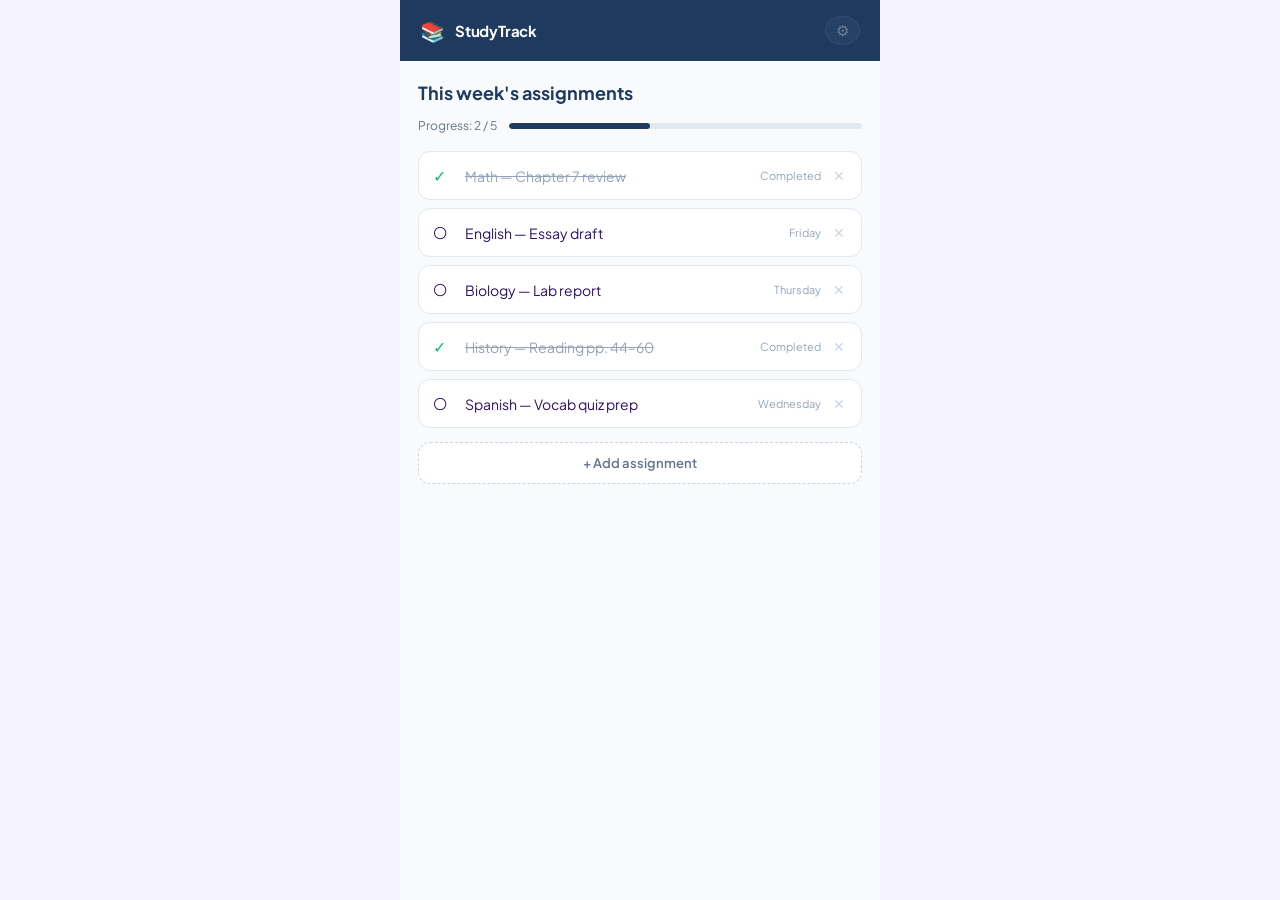
<file: index.html>
<!DOCTYPE html>
<html lang="en">
<head>
  <meta charset="UTF-8" />
  <meta name="viewport" content="width=device-width, initial-scale=1.0, maximum-scale=1.0, user-scalable=no" />
  <meta name="theme-color" content="#6d28d9" />
  <meta name="apple-mobile-web-app-capable" content="yes" />
  <meta name="apple-mobile-web-app-status-bar-style" content="black-translucent" />
  <meta name="apple-mobile-web-app-title" content="SafeExit" />
  <title>Homework Planner</title>
  <link rel="manifest" href="manifest.json" />
  <link rel="preconnect" href="https://fonts.googleapis.com">
  <link href="https://fonts.googleapis.com/css2?family=Plus+Jakarta+Sans:wght@400;500;600;700;800&display=swap" rel="stylesheet">
  <link rel="stylesheet" href="style.css" />
</head>
<body>

<!-- ══════════════════════════════════════════════════ -->
<!--  DISGUISE — StudyTrack homework planner           -->
<!-- ══════════════════════════════════════════════════ -->
<div id="disguise-app">
  <header class="hw-header">
    <div class="hw-brand">
      <div class="hw-icon">📚</div>
      <span class="hw-title">StudyTrack</span>
    </div>
    <button id="reveal-btn" class="hw-reveal-btn">⚙</button>
  </header>

  <div class="hw-body">
    <div class="hw-week-label">This week's assignments</div>

    <div class="hw-progress-row">
      <span class="hw-prog-text">Progress: <span id="hw-done-count">2</span> / <span id="hw-total-count">5</span></span>
      <div class="hw-bar"><div class="hw-fill" id="hw-fill"></div></div>
    </div>

    <ul class="hw-list" id="hw-list"></ul>

    <button class="hw-add-btn" id="hw-add-btn">+ Add assignment</button>

    <div class="hw-add-form hidden" id="hw-add-form">
      <input class="hw-add-input" id="hw-add-input" type="text" placeholder="Assignment title…" maxlength="60" />
      <div class="hw-add-row">
        <input class="hw-add-date" id="hw-add-date" type="text" placeholder="Due date (e.g. Friday)" maxlength="30" />
        <button class="hw-add-save" id="hw-add-save">Add</button>
        <button class="hw-add-cancel" id="hw-add-cancel">Cancel</button>
      </div>
    </div>
  </div>
</div>

<!-- ══════════════════════════════════════════════════ -->
<!--  REAL APP — SafeExit                              -->
<!-- ══════════════════════════════════════════════════ -->
<div id="safe-app" class="hidden">

  <header class="se-header">
    <div class="se-brand">
      <div class="se-logo">🛡️</div>
      <div>
        <div class="se-title">SafeExit</div>
        <div class="se-subtitle">Your private safety companion</div>
      </div>
    </div>
    <button id="hide-btn" class="hide-btn">🎭 Hide</button>
  </header>

  <div class="affirmation-bar" id="affirmation-bar"></div>

  <div class="hotline-strip">
    <div>
      <div class="hl-label">National DV Hotline — always free &amp; confidential</div>
      <div class="hl-num">1-800-799-7233</div>
    </div>
    <a href="tel:18007997233" class="hl-call-btn">Call now</a>
  </div>

  <nav class="tab-nav">
    <button class="tab-btn active" data-tab="home">Home</button>
    <button class="tab-btn" data-tab="shelters">Shelters</button>
    <button class="tab-btn" data-tab="checklist">Checklist</button>
    <button class="tab-btn" data-tab="log">My Log</button>
  </nav>

  <!-- HOME -->
  <section id="tab-home" class="tab-content active">
    <div class="card reassurance-card">
      <div class="reassure-title">You are not alone 💜</div>
      <p class="reassure-body">This app is completely private — everything stays on your device. Tap "Hide" anytime to switch to the homework screen.</p>
    </div>

    <div class="section-label">Quick access</div>
    <div class="quick-grid">
      <button class="quick-btn" data-goto="shelters">
        <span class="qb-icon">🏠</span><span class="qb-label">Find shelter</span>
      </button>
      <button class="quick-btn" data-goto="checklist">
        <span class="qb-icon">✅</span><span class="qb-label">Checklist</span>
      </button>
      <button class="quick-btn" data-goto="log">
        <span class="qb-icon">📝</span><span class="qb-label">Log incident</span>
      </button>
      <a class="quick-btn" href="sms:741741?body=HOME">
        <span class="qb-icon">💬</span><span class="qb-label">Text hotline</span>
      </a>
    </div>

    <div class="section-label danger-lbl">Immediate danger</div>
    <div class="card danger-card">
      <div class="danger-title">Call 911</div>
      <p class="danger-body">In most areas you can also text 911 if you cannot speak safely.</p>
      <a href="tel:911" class="call-911-btn">📞 Call 911 now</a>
    </div>
  </section>

  <!-- SHELTERS -->
  <section id="tab-shelters" class="tab-content hidden">
    <div class="card">
      <div class="zip-label">Enter your zip code to find nearby shelters</div>
      <div class="zip-row">
        <input id="zip-input" class="zip-input" type="text" inputmode="numeric" maxlength="5" placeholder="e.g. 07060" />
        <button id="search-btn" class="search-btn">Search</button>
      </div>
    </div>
    <button class="location-btn" id="location-btn">📍 Use my current location</button>
    <p class="location-status" id="location-status"></p>
    <div id="shelter-results"></div>
  </section>

  <!-- CHECKLIST -->
  <section id="tab-checklist" class="tab-content hidden">
    <div class="card progress-card">
      <div class="prog-top">
        <span class="prog-label">Items ready</span>
        <span class="prog-count" id="cl-count">0 of 0</span>
      </div>
      <div class="prog-track"><div class="prog-fill" id="cl-fill"></div></div>
    </div>

    <div class="section-label">Documents</div>
    <div class="card checklist-group" id="cl-docs"></div>

    <div class="section-label">Essentials</div>
    <div class="card checklist-group" id="cl-essentials"></div>

    <div class="section-label">For children</div>
    <div class="card checklist-group" id="cl-children"></div>

    <div class="section-label">My custom items</div>
    <div class="card checklist-group" id="cl-custom">
      <p class="cl-empty-msg" id="cl-custom-empty">No custom items yet. Add one below.</p>
    </div>

    <div class="card add-item-card">
      <div class="section-label" style="margin:0 0 8px;">Add your own item</div>
      <div class="add-item-row">
        <input class="add-item-input" id="add-item-input" type="text" placeholder="e.g. Pet vaccination records" maxlength="80" />
        <button class="add-item-btn" id="add-item-btn">Add</button>
      </div>
    </div>
  </section>

  <!-- LOG -->
  <section id="tab-log" class="tab-content hidden">
    <div class="card pin-card" id="log-gate">
      <div class="pin-icon">🔒</div>
      <div class="pin-title">Private Log</div>
      <p class="pin-desc">Set a 4-digit PIN to protect your entries. Stored only on this device — never uploaded anywhere.</p>
      <input id="pin-input" class="pin-input" type="password" inputmode="numeric" maxlength="4" placeholder="● ● ● ●" />
      <button id="pin-btn" class="pin-btn">Unlock</button>
      <p id="pin-error" class="pin-error hidden">Incorrect PIN. Try again.</p>
    </div>

    <div id="log-content" class="hidden">
      <div class="card">
        <div class="section-label" style="margin:0 0 8px;">New entry</div>
        <textarea id="entry-text" class="entry-textarea" placeholder="Describe what happened in your own words…"></textarea>
        <input id="entry-location" class="entry-location" type="text" placeholder="Location (optional)" />
        <button id="save-entry-btn" class="save-entry-btn">Save entry</button>
      </div>
      <div id="entries-list"></div>
      <p class="log-privacy-note">🔒 Saved only on this device. Never uploaded or shared with anyone.</p>
    </div>
  </section>

</div><!-- /safe-app -->

<div class="toast" id="toast"></div>

<script src="app.js"></script>
</body>
</html>
</file>
<file: style.css>
/* ════════════════════════════════════
   SafeExit v2 — style.css
   ════════════════════════════════════ */

@import url('https://fonts.googleapis.com/css2?family=Plus+Jakarta+Sans:wght@400;500;600;700;800&display=swap');

:root {
  --purple:      #7c3aed;
  --purple-dk:   #5b21b6;
  --purple-deep: #4c1d95;
  --purple-lt:   #ede9fe;
  --purple-bd:   #c4b5fd;
  --purple-soft: #f5f3ff;
  --purple-mid:  #a78bfa;
  --text-dark:   #2e1065;
  --text-mid:    #5b21b6;
  --text-muted:  #7c3aed;
  --green:       #059669;
  --amber:       #d97706;
  --red:         #dc2626;
  --white:       #ffffff;
  --radius:      16px;
  --radius-sm:   10px;
}

*, *::before, *::after { box-sizing: border-box; margin: 0; padding: 0; -webkit-tap-highlight-color: transparent; }

html, body {
  height: 100%;
  width: 100%;
  overflow-x: hidden;
}

body {
  font-family: 'Plus Jakarta Sans', sans-serif;
  background: var(--purple-soft);
  color: var(--text-dark);
}

.hidden { display: none !important; }

/* ─── Shared layout wrapper ─────────────────── */
#disguise-app,
#safe-app {
  width: 100%;
  max-width: 480px;
  min-height: 100vh;
  margin: 0 auto;
  display: flex;
  flex-direction: column;
  background: #faf5ff;
  position: relative;
}

/* ════════════════════════════════════
   DISGUISE APP
   ════════════════════════════════════ */

#disguise-app { background: #f8fafc; }

.hw-header {
  display: flex;
  align-items: center;
  justify-content: space-between;
  padding: 16px 20px;
  background: #1e3a5f;
  color: #fff;
  flex-shrink: 0;
}
.hw-brand { display: flex; align-items: center; gap: 10px; }
.hw-icon { font-size: 20px; }
.hw-title { font-size: 15px; font-weight: 700; letter-spacing: -0.2px; }
.hw-reveal-btn {
  font-size: 15px; padding: 6px 10px;
  background: rgba(255,255,255,0.1);
  border: 1px solid rgba(255,255,255,0.2);
  border-radius: 50%; color: #fff; cursor: pointer;
  opacity: 0.35; transition: opacity 0.2s;
  line-height: 1;
}
.hw-reveal-btn:hover { opacity: 0.8; }

.hw-body { padding: 20px 18px; flex: 1; overflow-y: auto; }
.hw-week-label { font-size: 18px; font-weight: 700; color: #1e3a5f; margin-bottom: 14px; }

.hw-progress-row { display: flex; align-items: center; gap: 12px; margin-bottom: 18px; }
.hw-prog-text { font-size: 12px; color: #64748b; white-space: nowrap; }
.hw-bar { flex: 1; height: 6px; background: #e2e8f0; border-radius: 99px; overflow: hidden; }
.hw-fill { height: 100%; background: #1e3a5f; border-radius: 99px; transition: width 0.4s; }

.hw-list { list-style: none; display: flex; flex-direction: column; gap: 8px; margin-bottom: 14px; }
.hw-item {
  display: flex; align-items: center; gap: 10px;
  padding: 13px 14px;
  background: #fff; border: 1.5px solid #e2e8f0;
  border-radius: 12px; font-size: 14px;
  transition: border-color 0.15s;
  cursor: pointer; user-select: none;
}
.hw-item:hover { border-color: #94a3b8; }
.hw-item.done { color: #94a3b8; }
.hw-item.done .hw-check { color: #10b981; }
.hw-check { font-size: 16px; width: 22px; flex-shrink: 0; }
.hw-item-text { flex: 1; }
.hw-item-due { font-size: 11px; color: #94a3b8; white-space: nowrap; }
.hw-item.done .hw-item-text { text-decoration: line-through; }
.hw-delete-btn {
  background: none; border: none; color: #cbd5e1; cursor: pointer;
  font-size: 14px; padding: 0 2px; line-height: 1;
  transition: color 0.15s;
}
.hw-delete-btn:hover { color: #ef4444; }

.hw-add-btn {
  width: 100%; padding: 12px; background: #fff;
  border: 1.5px dashed #cbd5e1; border-radius: 12px;
  font-size: 13px; font-weight: 600; color: #64748b;
  cursor: pointer; font-family: inherit;
  transition: border-color 0.15s, color 0.15s;
  margin-bottom: 10px;
}
.hw-add-btn:hover { border-color: #1e3a5f; color: #1e3a5f; }

.hw-add-form { background: #fff; border: 1.5px solid #e2e8f0; border-radius: 12px; padding: 14px; }
.hw-add-input {
  width: 100%; padding: 9px 12px; border: 1.5px solid #e2e8f0;
  border-radius: 8px; font-size: 14px; font-family: inherit;
  margin-bottom: 8px; outline: none;
  transition: border-color 0.15s;
}
.hw-add-input:focus { border-color: #1e3a5f; }
.hw-add-row { display: flex; gap: 7px; }
.hw-add-date {
  flex: 1; padding: 8px 10px; border: 1.5px solid #e2e8f0;
  border-radius: 8px; font-size: 13px; font-family: inherit; outline: none;
  transition: border-color 0.15s;
}
.hw-add-date:focus { border-color: #1e3a5f; }
.hw-add-save {
  background: #1e3a5f; color: #fff; border: none;
  border-radius: 8px; padding: 8px 16px; font-size: 13px;
  font-weight: 600; cursor: pointer; font-family: inherit;
}
.hw-add-cancel {
  background: #f1f5f9; color: #64748b; border: none;
  border-radius: 8px; padding: 8px 12px; font-size: 13px;
  cursor: pointer; font-family: inherit;
}

/* ════════════════════════════════════
   SAFE APP
   ════════════════════════════════════ */

#safe-app { overflow: hidden; }

/* Header */
.se-header {
  display: flex; align-items: center; justify-content: space-between;
  padding: 16px 18px;
  background: var(--purple-deep);
  border-bottom: 2px solid var(--purple-dk);
  flex-shrink: 0;
}
.se-brand { display: flex; align-items: center; gap: 11px; }
.se-logo {
  width: 40px; height: 40px; border-radius: 50%;
  background: rgba(255,255,255,0.18);
  border: 1.5px solid rgba(255,255,255,0.3);
  display: flex; align-items: center; justify-content: center;
  font-size: 20px;
}
.se-title { color: #fff; font-size: 18px; font-weight: 800; letter-spacing: -0.3px; }
.se-subtitle { color: rgba(255,255,255,0.6); font-size: 10px; margin-top: 1px; }
.hide-btn {
  background: rgba(255,255,255,0.15);
  border: 1.5px solid rgba(255,255,255,0.3);
  color: #fff; font-size: 11px; font-weight: 600;
  padding: 7px 13px; border-radius: 20px;
  cursor: pointer; font-family: inherit;
  transition: background 0.2s;
}
.hide-btn:hover { background: rgba(255,255,255,0.25); }

/* Affirmation bar */
.affirmation-bar {
  background: var(--purple-lt);
  border-bottom: 1.5px solid var(--purple-bd);
  padding: 10px 18px;
  font-size: 12px; font-style: italic; font-weight: 500;
  color: var(--text-mid);
  text-align: center; line-height: 1.5;
  flex-shrink: 0;
}

/* Hotline */
.hotline-strip {
  background: var(--purple);
  padding: 10px 18px;
  display: flex; align-items: center; justify-content: space-between;
  flex-shrink: 0;
}
.hl-label { font-size: 10px; color: var(--purple-bd); font-weight: 600; }
.hl-num { font-size: 14px; color: #fff; font-weight: 800; }
.hl-call-btn {
  background: #ec4899; border: none; color: #fff;
  font-size: 11px; font-weight: 700;
  padding: 7px 16px; border-radius: 20px;
  cursor: pointer; text-decoration: none;
  font-family: inherit; display: inline-block;
}

/* Tab nav */
.tab-nav {
  display: flex;
  background: var(--purple-soft);
  border-bottom: 1.5px solid var(--purple-bd);
  flex-shrink: 0;
}
.tab-btn {
  flex: 1; padding: 12px 0;
  font-size: 11px; font-weight: 600;
  text-align: center; border: none;
  background: transparent; color: var(--text-muted);
  cursor: pointer; font-family: inherit;
  border-bottom: 2.5px solid transparent;
  transition: all 0.15s;
}
.tab-btn.active {
  color: var(--purple-deep);
  border-bottom-color: var(--purple);
  background: var(--purple-lt);
}

/* Tab panels */
.tab-content {
  flex: 1; overflow-y: auto;
  padding: 16px 15px 80px;
  display: flex; flex-direction: column; gap: 0;
}
.tab-content.hidden { display: none; }
.tab-content.active { display: flex; }

/* Cards */
.card {
  background: var(--white);
  border: 1.5px solid var(--purple-bd);
  border-radius: var(--radius);
  padding: 16px;
  margin-bottom: 12px;
}

.section-label {
  font-size: 10px; font-weight: 700;
  color: var(--text-muted);
  text-transform: uppercase; letter-spacing: 0.7px;
  margin-bottom: 8px;
}
.danger-lbl { color: var(--red); }

/* ── HOME ── */
.reassurance-card {
  background: linear-gradient(135deg, var(--purple-lt), var(--purple-soft));
  border-left: 4px solid var(--purple);
}
.reassure-title { font-weight: 700; font-size: 15px; color: var(--text-dark); margin-bottom: 5px; }
.reassure-body { font-size: 12px; color: var(--text-mid); line-height: 1.7; }

.quick-grid { display: grid; grid-template-columns: 1fr 1fr; gap: 10px; margin-bottom: 12px; }
.quick-btn {
  display: flex; flex-direction: column; align-items: center; gap: 7px;
  padding: 16px 10px;
  background: var(--white); border: 1.5px solid var(--purple-bd);
  border-radius: var(--radius); cursor: pointer;
  font-family: inherit; font-size: 11px; font-weight: 600;
  color: var(--text-mid); text-decoration: none;
  transition: all 0.15s;
}
.quick-btn:hover { border-color: var(--purple); background: var(--purple-soft); transform: translateY(-1px); }
.quick-btn:active { transform: scale(0.97); }
.qb-icon { font-size: 22px; }
.qb-label { font-size: 11px; font-weight: 600; color: var(--text-mid); text-align: center; }

.danger-card { border: 1.5px solid #fca5a5; background: #fff5f5; }
.danger-title { font-size: 16px; font-weight: 800; color: var(--red); margin-bottom: 5px; }
.danger-body { font-size: 12px; color: #6b7280; line-height: 1.6; margin-bottom: 12px; }
.call-911-btn {
  display: inline-block; background: var(--red); color: #fff;
  padding: 11px 22px; border-radius: 10px;
  text-decoration: none; font-weight: 700; font-size: 14px;
}

/* ── SHELTERS ── */
.zip-label { font-size: 13px; font-weight: 600; color: var(--text-dark); margin-bottom: 10px; }
.zip-row { display: flex; gap: 8px; }
.zip-input {
  flex: 1; padding: 11px 14px; border-radius: var(--radius-sm);
  border: 1.5px solid var(--purple-bd); background: var(--white);
  color: var(--text-dark); font-size: 15px; font-family: inherit; outline: none;
}
.zip-input:focus { border-color: var(--purple); }
.search-btn {
  background: var(--purple); color: #fff; border: none;
  border-radius: var(--radius-sm); padding: 11px 18px;
  font-size: 14px; font-weight: 700; cursor: pointer; font-family: inherit;
}

.location-btn {
  width: 100%; padding: 13px;
  background: var(--purple-soft);
  border: 1.5px dashed var(--purple-bd);
  border-radius: var(--radius); color: var(--text-mid);
  font-size: 13px; font-weight: 600; cursor: pointer;
  font-family: inherit; margin-bottom: 8px;
  transition: border-color 0.15s;
}
.location-btn:hover { border-color: var(--purple); }
.location-status { font-size: 11px; color: var(--text-muted); text-align: center; margin-bottom: 10px; min-height: 16px; }

.shelter-card { margin-bottom: 10px; }
.shelter-name { font-size: 15px; font-weight: 700; color: var(--text-dark); margin-bottom: 3px; }
.shelter-city { font-size: 11px; color: var(--text-muted); margin-bottom: 4px; }
.shelter-addr {
  font-size: 11px; color: var(--purple); font-weight: 500;
  text-decoration: none; display: block; margin-bottom: 8px;
}
.shelter-addr:hover { text-decoration: underline; }
.shelter-tags { display: flex; flex-wrap: wrap; gap: 5px; }
.shelter-tag {
  font-size: 10px; font-weight: 600; padding: 3px 9px;
  border-radius: 99px; background: var(--purple-lt); color: var(--purple-deep);
}
.shelter-tag.open247 { background: #d1fae5; color: #064e3b; }
.shelter-tag.hotline { background: #fee2e2; color: #7f1d1d; }
.shelter-tag.call { background: #fef3c7; color: #78350f; }
.shelter-call-btn {
  display: block; width: 100%;
  background: var(--purple); color: #fff;
  text-align: center; text-decoration: none;
  padding: 11px 0; border-radius: var(--radius-sm);
  font-size: 14px; font-weight: 700;
  margin-top: 10px;
  transition: background 0.15s;
}
.shelter-call-btn:hover { background: var(--purple-dk); }

/* ── CHECKLIST ── */
.progress-card { background: var(--purple-lt); }
.prog-top { display: flex; justify-content: space-between; align-items: center; margin-bottom: 8px; }
.prog-label { font-size: 13px; font-weight: 600; color: var(--text-dark); }
.prog-count { font-size: 12px; font-weight: 600; color: var(--text-mid); }
.prog-track { height: 8px; background: white; border-radius: 4px; border: 1px solid var(--purple-bd); }
.prog-fill { height: 8px; background: var(--purple); border-radius: 4px; transition: width 0.4s ease; width: 0%; }

.checklist-group { padding: 4px 16px; }
.checklist-item {
  display: flex; align-items: center; gap: 12px;
  padding: 11px 0; border-bottom: 1px solid var(--purple-lt);
  cursor: pointer; user-select: none;
}
.checklist-item:last-child { border-bottom: none; padding-bottom: 0; }
.checklist-item:first-child { padding-top: 0; }
.ci-check {
  width: 21px; height: 21px; border-radius: 6px;
  border: 1.5px solid var(--purple-bd); background: #fff;
  display: flex; align-items: center; justify-content: center;
  flex-shrink: 0; transition: all 0.2s; font-size: 12px; color: #fff;
}
.checklist-item.checked .ci-check { background: var(--purple); border-color: var(--purple); }
.checklist-item.checked .ci-check::after { content: '✓'; font-weight: 700; }
.ci-label { font-size: 13px; color: var(--text-dark); line-height: 1.4; flex: 1; }
.checklist-item.checked .ci-label { text-decoration: line-through; color: var(--purple-mid); }
.ci-actions {
  display: flex; align-items: center; gap: 2px; flex-shrink: 0;
  opacity: 0; transition: opacity 0.15s;
}
.checklist-item:hover .ci-actions,
.checklist-item:focus-within .ci-actions { opacity: 1; }
.ci-edit, .ci-delete {
  background: none; border: none; cursor: pointer;
  font-size: 13px; padding: 3px 5px; line-height: 1;
  border-radius: 4px; transition: background 0.15s;
}
.ci-edit:hover  { background: var(--purple-lt); }
.ci-delete:hover { background: #fee2e2; }
.ci-edit-input {
  width: 100%; font-size: 13px; padding: 2px 6px;
  border: 1.5px solid var(--purple); border-radius: 4px;
  outline: none; background: #fff; color: var(--text-dark);
}

.cl-empty-msg { font-size: 12px; color: var(--text-muted); font-style: italic; padding: 6px 0; }

.add-item-card { background: var(--purple-soft); }
.add-item-row { display: flex; gap: 8px; }
.add-item-input {
  flex: 1; padding: 10px 13px; border-radius: var(--radius-sm);
  border: 1.5px solid var(--purple-bd); background: #fff;
  color: var(--text-dark); font-size: 13px; font-family: inherit; outline: none;
}
.add-item-input:focus { border-color: var(--purple); }
.add-item-btn {
  background: var(--purple); color: #fff; border: none;
  border-radius: var(--radius-sm); padding: 10px 16px;
  font-size: 13px; font-weight: 700; cursor: pointer; font-family: inherit;
}

/* ── LOG ── */
.pin-card { text-align: center; }
.pin-icon { font-size: 32px; margin-bottom: 8px; }
.pin-title { font-size: 17px; font-weight: 800; color: var(--text-dark); margin-bottom: 6px; }
.pin-desc { font-size: 12px; color: var(--text-mid); line-height: 1.7; margin-bottom: 16px; }
.pin-input {
  display: block; width: 100%; text-align: center;
  letter-spacing: 0.4em; font-size: 22px; padding: 12px;
  border: 1.5px solid var(--purple-bd); border-radius: var(--radius-sm);
  font-family: inherit; margin-bottom: 10px; outline: none;
  transition: border-color 0.2s;
}
.pin-input:focus { border-color: var(--purple); }
.pin-btn {
  width: 100%; background: var(--purple); color: #fff;
  border: none; padding: 13px; border-radius: var(--radius-sm);
  font-size: 15px; font-weight: 700; cursor: pointer; font-family: inherit;
}
.pin-error { color: var(--red); font-size: 12px; margin-top: 8px; }

.entry-textarea {
  width: 100%; min-height: 90px;
  border: 1.5px solid var(--purple-bd); border-radius: var(--radius-sm);
  padding: 11px 13px; font-family: inherit; font-size: 13px;
  resize: vertical; outline: none; margin-bottom: 8px; line-height: 1.6;
  transition: border-color 0.2s;
}
.entry-textarea:focus { border-color: var(--purple); }
.entry-location {
  width: 100%; border: 1.5px solid var(--purple-bd);
  border-radius: var(--radius-sm); padding: 10px 13px;
  font-family: inherit; font-size: 13px; outline: none;
  margin-bottom: 10px; transition: border-color 0.2s;
}
.entry-location:focus { border-color: var(--purple); }
.save-entry-btn {
  width: 100%; background: var(--purple); color: #fff;
  border: none; padding: 12px; border-radius: var(--radius-sm);
  font-size: 14px; font-weight: 700; cursor: pointer; font-family: inherit;
}

.entry-card {
  background: var(--white); border: 1.5px solid var(--purple-bd);
  border-left: 4px solid var(--purple-mid);
  border-radius: var(--radius); padding: 14px; margin-bottom: 10px;
}
.entry-header { display: flex; justify-content: space-between; align-items: flex-start; margin-bottom: 6px; }
.entry-date { font-size: 10px; color: var(--text-muted); font-weight: 600; }
.entry-delete-btn {
  background: none; border: 1px solid #fecaca; color: var(--red);
  font-size: 10px; padding: 2px 9px; border-radius: 99px;
  cursor: pointer; font-family: inherit; transition: background 0.15s;
}
.entry-delete-btn:hover { background: #fee2e2; }
.entry-body { font-size: 13px; color: var(--text-dark); line-height: 1.6; }
.entry-loc { font-size: 11px; color: var(--text-mid); margin-top: 5px; }

.log-privacy-note { font-size: 11px; color: var(--text-muted); text-align: center; padding: 8px 10px; line-height: 1.6; }

/* Toast */
.toast {
  position: fixed; bottom: 24px; left: 50%; transform: translateX(-50%);
  background: var(--purple-deep); color: #fff;
  padding: 11px 24px; border-radius: 24px; font-size: 13px; font-weight: 600;
  z-index: 9999; opacity: 0; transition: opacity 0.3s;
  white-space: nowrap; max-width: 90vw; pointer-events: none;
}
.toast.show { opacity: 1; }

.shelter-call-btn--outline {
  background: transparent;
  color: var(--purple);
  border: 1.5px solid var(--purple-bd);
}
.shelter-call-btn--outline:hover { background: var(--purple-lt); }

.shelter-card--national { opacity: 0.85; }

.hotline-divider {
  display: flex; align-items: center; gap: 10px;
  margin: 18px 0 10px;
  font-size: 10px; font-weight: 700;
  color: var(--text-muted);
  text-transform: uppercase; letter-spacing: 0.7px;
}
.hotline-divider::before, .hotline-divider::after {
  content: ''; flex: 1; height: 1px;
  background: var(--purple-bd);
}

.shelter-loading {
  display: flex; flex-direction: column;
  align-items: center; gap: 10px;
  padding: 28px 16px;
}
.loading-spinner {
  width: 28px; height: 28px;
  border: 3px solid var(--purple-lt);
  border-top-color: var(--purple);
  border-radius: 50%;
  animation: spin 0.8s linear infinite;
}
@keyframes spin { to { transform: rotate(360deg); } }
.loading-text { font-size: 13px; font-weight: 600; color: var(--text-dark); }
.loading-sub { font-size: 11px; color: var(--text-muted); }
</file>
